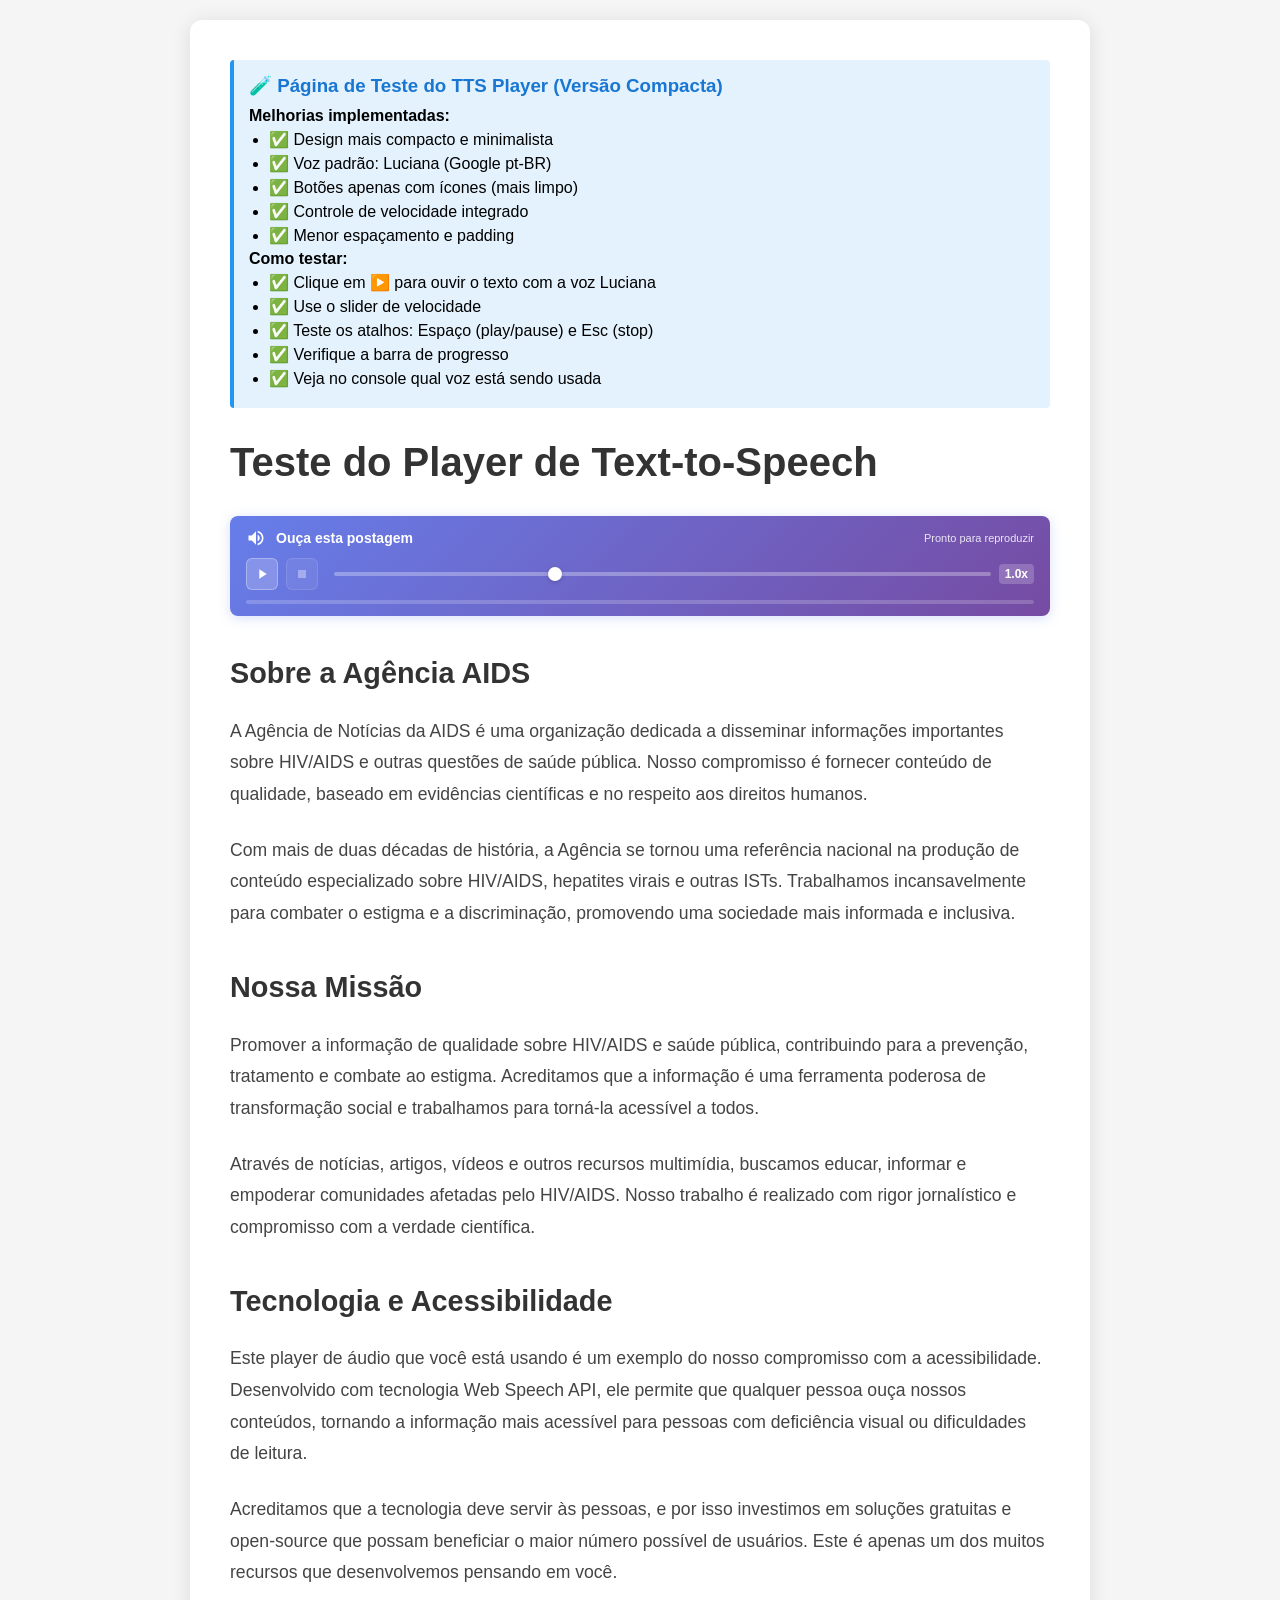
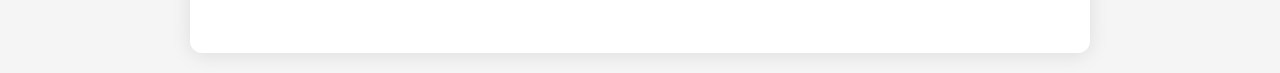
<file: docs/test-tts-player.html>
<!DOCTYPE html>
<html lang="pt-BR">
<head>
    <meta charset="UTF-8">
    <meta name="viewport" content="width=device-width, initial-scale=1.0">
    <title>Teste TTS Player - Agência AIDS</title>
    <link rel="stylesheet" href="../assets/css/components/tts-player.css">
    <style>
        * {
            margin: 0;
            padding: 0;
            box-sizing: border-box;
        }
        body {
            font-family: -apple-system, BlinkMacSystemFont, "Segoe UI", Roboto, "Helvetica Neue", Arial, sans-serif;
            background: #f5f5f5;
            padding: 20px;
        }
        .container {
            max-width: 900px;
            margin: 0 auto;
            background: white;
            padding: 40px;
            border-radius: 12px;
            box-shadow: 0 2px 20px rgba(0,0,0,0.1);
        }
        .entry-header {
            margin-bottom: 30px;
        }
        .entry-title {
            font-size: 2.5rem;
            color: #333;
            margin-bottom: 20px;
            line-height: 1.2;
        }
        .entry-content {
            font-size: 1.1rem;
            line-height: 1.8;
            color: #444;
        }
        .entry-content p {
            margin-bottom: 1.5rem;
        }
        .entry-content h2 {
            font-size: 1.8rem;
            color: #333;
            margin-top: 2rem;
            margin-bottom: 1rem;
        }
        .test-info {
            background: #e3f2fd;
            border-left: 4px solid #2196f3;
            padding: 15px;
            margin-bottom: 30px;
            border-radius: 4px;
        }
        .test-info h3 {
            color: #1976d2;
            margin-bottom: 10px;
        }
        .test-info ul {
            margin-left: 20px;
        }
        .test-info li {
            margin: 5px 0;
        }
    </style>
</head>
<body>
    <div class="container">
        <div class="test-info">
            <h3>🧪 Página de Teste do TTS Player (Versão Compacta)</h3>
            <p><strong>Melhorias implementadas:</strong></p>
            <ul>
                <li>✅ Design mais compacto e minimalista</li>
                <li>✅ Voz padrão: Luciana (Google pt-BR)</li>
                <li>✅ Botões apenas com ícones (mais limpo)</li>
                <li>✅ Controle de velocidade integrado</li>
                <li>✅ Menor espaçamento e padding</li>
            </ul>
            <p><strong>Como testar:</strong></p>
            <ul>
                <li>✅ Clique em ▶️ para ouvir o texto com a voz Luciana</li>
                <li>✅ Use o slider de velocidade</li>
                <li>✅ Teste os atalhos: Espaço (play/pause) e Esc (stop)</li>
                <li>✅ Verifique a barra de progresso</li>
                <li>✅ Veja no console qual voz está sendo usada</li>
            </ul>
        </div>

        <article>
            <header class="entry-header">
                <h1 class="entry-title">Teste do Player de Text-to-Speech</h1>
            </header>

            <!-- TTS Player (Versão Compacta) -->
            <div id="tts-player" class="tts-player" role="region" aria-label="Player de áudio para ouvir a postagem">
                <div class="tts-player-header">
                    <svg class="tts-player-icon" xmlns="http://www.w3.org/2000/svg" viewBox="0 0 24 24" aria-hidden="true">
                        <path d="M3 9v6h4l5 5V4L7 9H3zm13.5 3c0-1.77-1.02-3.29-2.5-4.03v8.05c1.48-.73 2.5-2.25 2.5-4.02zM14 3.23v2.06c2.89.86 5 3.54 5 6.71s-2.11 5.85-5 6.71v2.06c4.01-.91 7-4.49 7-8.77s-2.99-7.86-7-8.77z"/>
                    </svg>
                    <span class="tts-player-title">Ouça esta postagem</span>
                    <span id="tts-status" class="tts-player-status">Carregando...</span>
                </div>

                <div class="tts-player-controls">
                    <button id="tts-play" class="tts-btn" aria-label="Reproduzir postagem" title="Reproduzir (Espaço)">
                        <svg xmlns="http://www.w3.org/2000/svg" viewBox="0 0 24 24">
                            <path d="M8 5v14l11-7z"/>
                        </svg>
                    </button>

                    <button id="tts-pause" class="tts-btn" aria-label="Pausar reprodução" title="Pausar (Espaço)">
                        <svg xmlns="http://www.w3.org/2000/svg" viewBox="0 0 24 24">
                            <path d="M6 19h4V5H6v14zm8-14v14h4V5h-4z"/>
                        </svg>
                    </button>

                    <button id="tts-stop" class="tts-btn" aria-label="Parar reprodução" title="Parar (Esc)" disabled>
                        <svg xmlns="http://www.w3.org/2000/svg" viewBox="0 0 24 24">
                            <path d="M6 6h12v12H6z"/>
                        </svg>
                    </button>

                    <div class="tts-speed-control">
                        <input 
                            type="range" 
                            id="tts-speed" 
                            min="0.5" 
                            max="2" 
                            step="0.1" 
                            value="1"
                            aria-label="Velocidade"
                            title="Velocidade"
                        >
                        <span id="tts-speed-value" class="tts-speed-value" aria-live="polite">1.0x</span>
                    </div>
                </div>

                <div class="tts-progress-container" role="progressbar" aria-label="Progresso da reprodução" aria-valuemin="0" aria-valuemax="100">
                    <div id="tts-progress" class="tts-progress-bar"></div>
                </div>
            </div>

            <div class="entry-content">
                <h2>Sobre a Agência AIDS</h2>
                <p>
                    A Agência de Notícias da AIDS é uma organização dedicada a disseminar informações importantes sobre HIV/AIDS e outras questões de saúde pública. Nosso compromisso é fornecer conteúdo de qualidade, baseado em evidências científicas e no respeito aos direitos humanos.
                </p>

                <p>
                    Com mais de duas décadas de história, a Agência se tornou uma referência nacional na produção de conteúdo especializado sobre HIV/AIDS, hepatites virais e outras ISTs. Trabalhamos incansavelmente para combater o estigma e a discriminação, promovendo uma sociedade mais informada e inclusiva.
                </p>

                <h2>Nossa Missão</h2>
                <p>
                    Promover a informação de qualidade sobre HIV/AIDS e saúde pública, contribuindo para a prevenção, tratamento e combate ao estigma. Acreditamos que a informação é uma ferramenta poderosa de transformação social e trabalhamos para torná-la acessível a todos.
                </p>

                <p>
                    Através de notícias, artigos, vídeos e outros recursos multimídia, buscamos educar, informar e empoderar comunidades afetadas pelo HIV/AIDS. Nosso trabalho é realizado com rigor jornalístico e compromisso com a verdade científica.
                </p>

                <h2>Tecnologia e Acessibilidade</h2>
                <p>
                    Este player de áudio que você está usando é um exemplo do nosso compromisso com a acessibilidade. Desenvolvido com tecnologia Web Speech API, ele permite que qualquer pessoa ouça nossos conteúdos, tornando a informação mais acessível para pessoas com deficiência visual ou dificuldades de leitura.
                </p>

                <p>
                    Acreditamos que a tecnologia deve servir às pessoas, e por isso investimos em soluções gratuitas e open-source que possam beneficiar o maior número possível de usuários. Este é apenas um dos muitos recursos que desenvolvemos pensando em você.
                </p>
            </div>
        </article>
    </div>

    <script src="../assets/js/tts-player.js"></script>
</body>
</html>
</file>
<file: assets/css/components/tts-player.css>
/**
 * TTS Player - Text-to-Speech Player Styles (Versão Compacta com CSS Nesting)
 * @package AgenciaAids
 * @since 1.1.0
 * @author Rodrigo Vieira Eufrasio da Silva
 */

.tts-player {
    background: linear-gradient(135deg, #667eea 0%, #764ba2 100%);
    border-radius: 0.5rem;
    padding: 0.75rem 1rem;
    margin: 1.25rem 0;
    box-shadow: 0 0.125rem 0.75rem rgba(102, 126, 234, 0.25);
    transition: all 0.3s ease;

    &:hover {
        box-shadow: 0 0.25rem 1rem rgba(102, 126, 234, 0.35);
    }

    &.playing {
        background: linear-gradient(135deg, #11998e 0%, #38ef7d 100%);

        .tts-player-icon {
            animation: tts-pulse 2s ease-in-out infinite;
        }
    }

    &.paused {
        background: linear-gradient(135deg, #f093fb 0%, #f5576c 100%);
    }
}

.tts-player-header {
    display: flex;
    align-items: center;
    gap: 0.625rem;
    margin-bottom: 0.625rem;
}

.tts-player-icon {
    width: 1.25rem;
    height: 1.25rem;
    fill: white;
    flex-shrink: 0;
}

.tts-player-title {
    color: white;
    font-size: 0.875rem;
    font-weight: 600;
    margin: 0;
    flex-grow: 1;
}

.tts-player-status {
    color: rgba(255, 255, 255, 0.85);
    font-size: 0.6875rem;
    margin: 0;
    font-weight: 500;
}

.tts-player-controls {
    display: flex;
    gap: 0.5rem;
    margin-bottom: 0.625rem;
    align-items: center;
}

.tts-btn {
    background: rgba(255, 255, 255, 0.2);
    border: 0.0625rem solid rgba(255, 255, 255, 0.3);
    color: white;
    padding: 0.375rem;
    border-radius: 0.375rem;
    cursor: pointer;
    transition: all 0.2s ease;
    display: inline-flex;
    align-items: center;
    justify-content: center;
    backdrop-filter: blur(0.625rem);
    min-width: 2rem;
    height: 2rem;

    &:hover:not(:disabled) {
        background: rgba(255, 255, 255, 0.3);
        border-color: rgba(255, 255, 255, 0.5);
        transform: translateY(-0.0625rem);
    }

    &:active:not(:disabled) {
        transform: translateY(0);
    }

    &:disabled {
        opacity: 0.4;
        cursor: not-allowed;
    }

    &:focus-visible {
        outline: 0.125rem solid rgba(255, 255, 255, 0.8);
        outline-offset: 0.125rem;
    }

    svg {
        width: 1rem;
        height: 1rem;
        fill: currentColor;
    }
}

#tts-pause {
    display: none;
}

.tts-speed-control {
    display: flex;
    align-items: center;
    gap: 0.5rem;
    flex: 1;
    margin-left: 0.5rem;
}

#tts-speed {
    flex: 1;
    height: 0.25rem;
    border-radius: 0.125rem;
    outline: none;
    background: rgba(255, 255, 255, 0.3);
    -webkit-appearance: none;
    appearance: none;
    cursor: pointer;

    &:focus-visible {
        outline: 0.125rem solid rgba(255, 255, 255, 0.8);
        outline-offset: 0.125rem;
    }

    &::-webkit-slider-thumb {
        -webkit-appearance: none;
        appearance: none;
        width: 0.875rem;
        height: 0.875rem;
        border-radius: 50%;
        background: white;
        cursor: pointer;
        box-shadow: 0 0.0625rem 0.25rem rgba(0, 0, 0, 0.2);
        transition: transform 0.2s ease;

        &:hover {
            transform: scale(1.15);
        }
    }

    &::-moz-range-thumb {
        width: 0.875rem;
        height: 0.875rem;
        border-radius: 50%;
        background: white;
        cursor: pointer;
        border: none;
        box-shadow: 0 0.0625rem 0.25rem rgba(0, 0, 0, 0.2);
        transition: transform 0.2s ease;

        &:hover {
            transform: scale(1.15);
        }
    }
}

.tts-speed-value {
    color: white;
    font-weight: 600;
    font-size: 0.75rem;
    min-width: 2rem;
    text-align: center;
    background: rgba(255, 255, 255, 0.2);
    padding: 0.1875rem 0.375rem;
    border-radius: 0.25rem;
}

.tts-progress-container {
    background: rgba(255, 255, 255, 0.2);
    height: 0.25rem;
    border-radius: 0.125rem;
    overflow: hidden;
    backdrop-filter: blur(0.625rem);
}

.tts-progress-bar {
    height: 100%;
    background: white;
    width: 0%;
    transition: width 0.3s ease;
    box-shadow: 0 0 0.5rem rgba(255, 255, 255, 0.5);
}

/* Responsividade */
@media (max-width: 48rem) {
    .tts-player {
        padding: 0.625rem 0.75rem;
    }

    .tts-player-title {
        font-size: 0.8125rem;
    }

    .tts-player-status {
        font-size: 0.625rem;
    }

    .tts-btn {
        min-width: 1.75rem;
        height: 1.75rem;
        padding: 0.3125rem;

        svg {
            width: 0.875rem;
            height: 0.875rem;
        }
    }

    .tts-speed-control {
        gap: 0.375rem;
    }

    .tts-speed-value {
        font-size: 0.6875rem;
        min-width: 1.75rem;
        padding: 0.125rem 0.3125rem;
    }
}

@media (max-width: 30rem) {
    .tts-player {
        padding: 0.5rem 0.625rem;
        border-radius: 0.375rem;
    }

    .tts-player-header {
        gap: 0.5rem;
        margin-bottom: 0.5rem;
    }

    .tts-player-icon {
        width: 1.125rem;
        height: 1.125rem;
    }

    .tts-player-title {
        font-size: 0.75rem;
    }

    .tts-player-controls {
        gap: 0.375rem;
        margin-bottom: 0.5rem;
    }

    .tts-btn {
        min-width: 1.625rem;
        height: 1.625rem;
        padding: 0.25rem;

        svg {
            width: 0.75rem;
            height: 0.75rem;
        }
    }

    .tts-speed-control {
        margin-left: 0.25rem;
    }
}

/* Acessibilidade */
@media (prefers-reduced-motion: reduce) {
    .tts-player,
    .tts-btn,
    .tts-progress-bar,
    #tts-speed::-webkit-slider-thumb,
    #tts-speed::-moz-range-thumb {
        transition: none;
    }

    .tts-player:hover {
        transform: none;
    }

    .tts-btn:hover:not(:disabled) {
        transform: none;
    }
}

/* Animação de pulsação quando tocando */
@keyframes tts-pulse {
    0%, 100% {
        opacity: 1;
        transform: scale(1);
    }
    50% {
        opacity: 0.8;
        transform: scale(1.1);
    }
}
</file>
